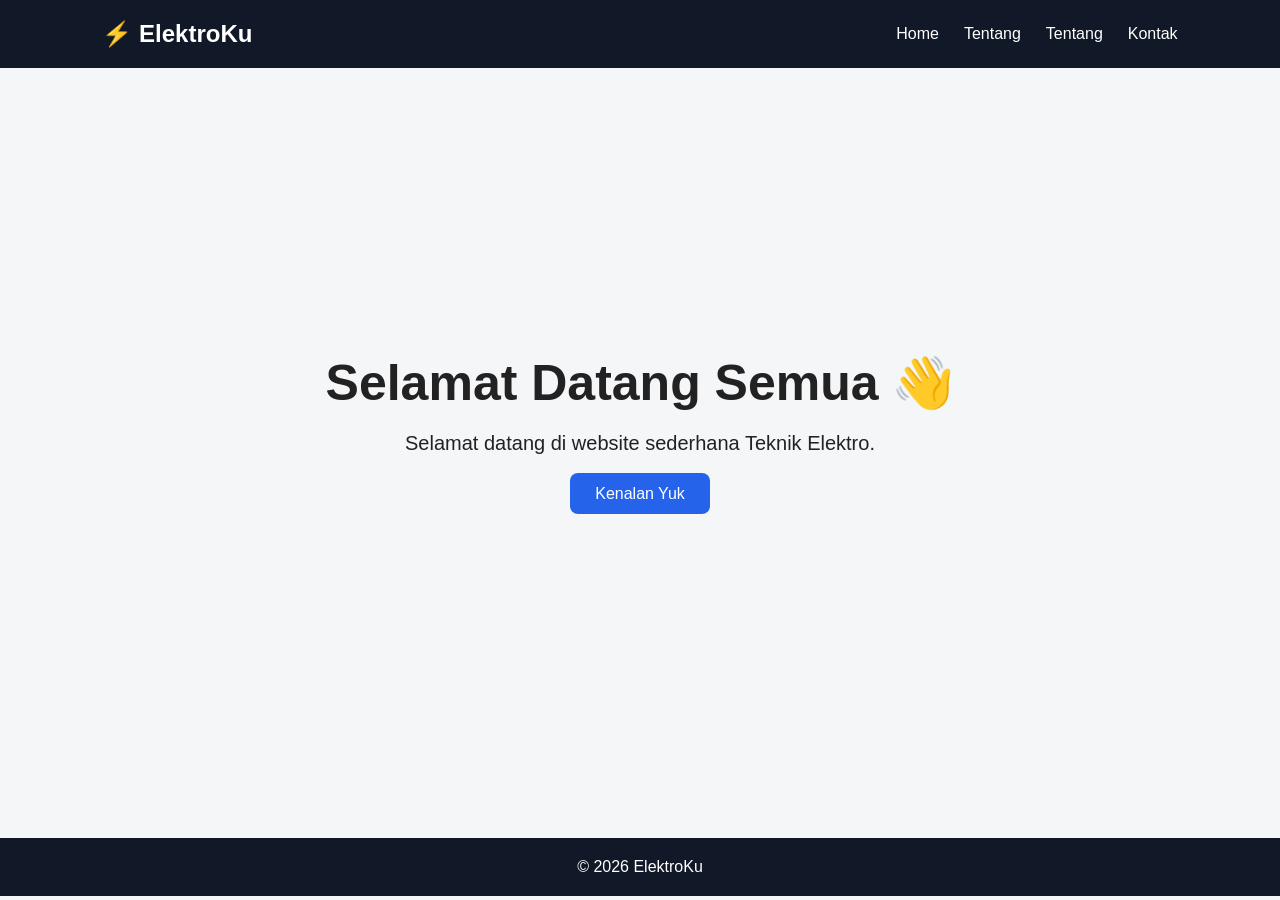
<file: index.html>
<!DOCTYPE html>
<html lang="id">

<head>
    <meta charset="UTF-8">
    <meta name="viewport" content="width=device-width, initial-scale=1.0">
    <title>Home - Teknik Elektro</title>

    <!-- Menghubungkan HTML dengan CSS -->
    <link rel="stylesheet" href="style.css">
</head>

<body>

    <!-- MENU -->
    <nav>
        <h2>⚡ ElektroKu</h2>

        <div class="menu">
            <a href="index.html">Home</a>
            <a href="tentang.html">Tentang</a>
	<a href="tentang.html">Tentang</a>
            <a href="kontak.html">Kontak</a>
        </div>
    </nav>

    <!-- ISI HOME -->
    <section class="hero">

        <div>
            <h1>Selamat Datang Semua 👋</h1>

            <p>
                Selamat datang di website sederhana
                Teknik Elektro.
            </p>

            <a href="tentang.html" class="tombol">
                Kenalan Yuk
            </a>
        </div>

    </section>

    <!-- FOOTER -->
    <footer>
        <p>© 2026 ElektroKu</p>
    </footer>

</body>
</html>
</file>
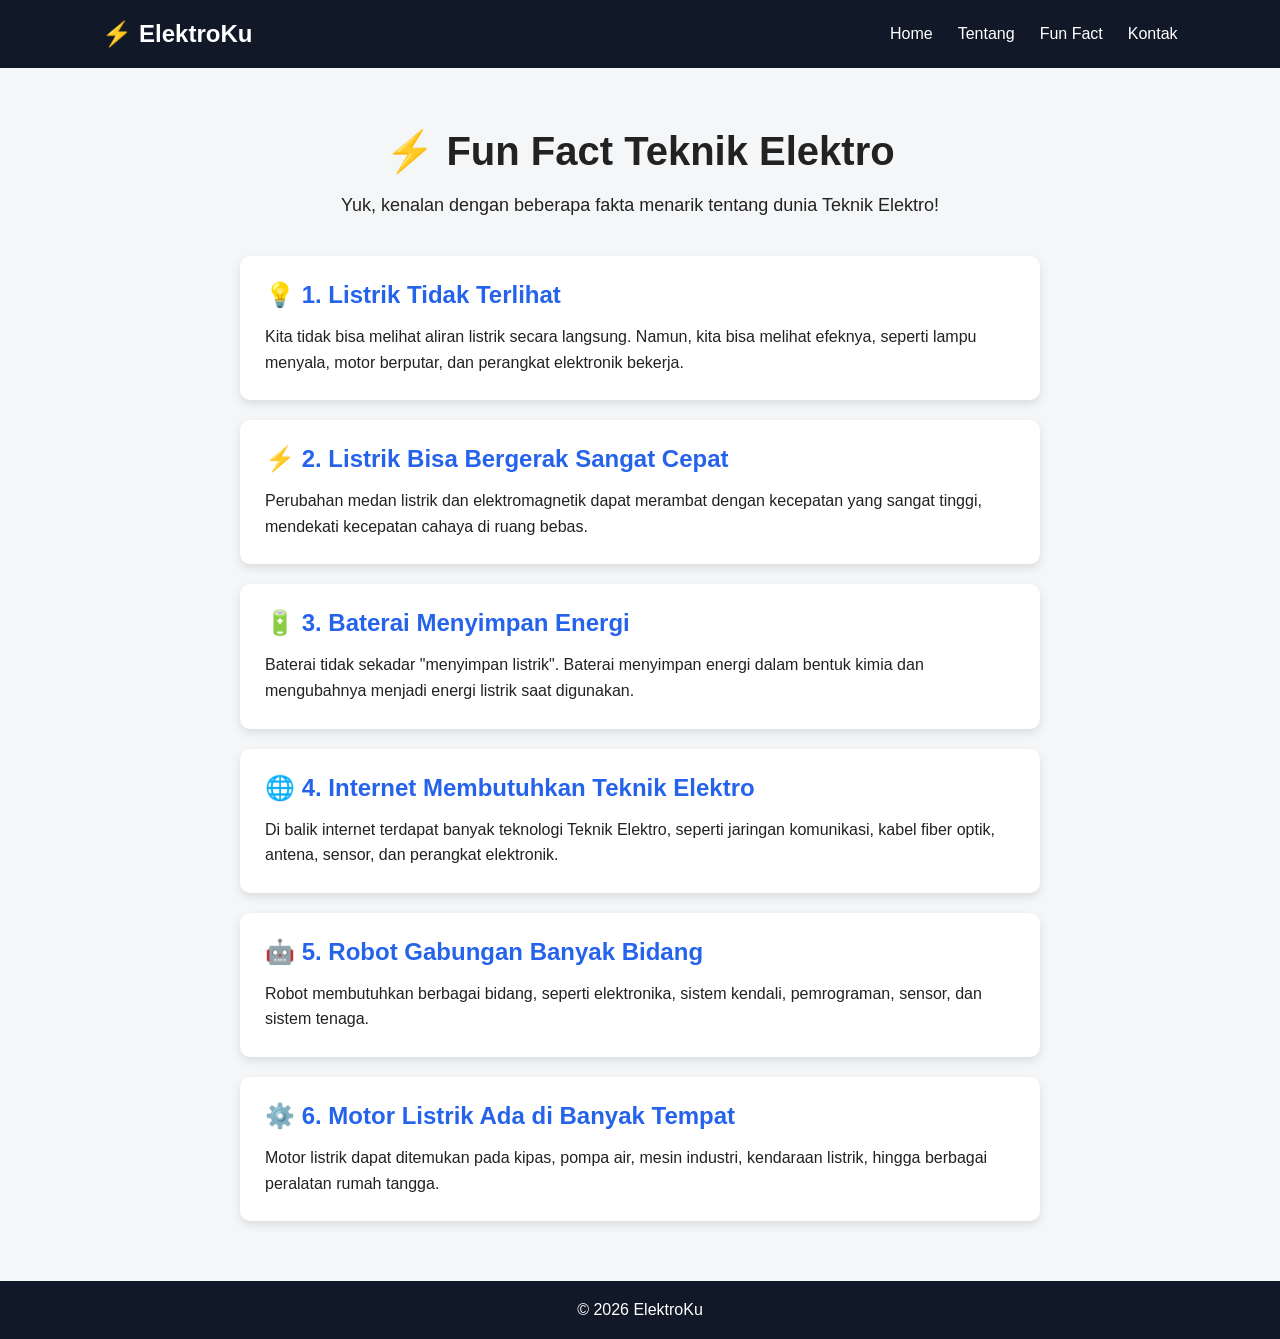
<file: funfact.html>
<!DOCTYPE html>
<html lang="id">

<head>
    <meta charset="UTF-8">
    <meta name="viewport" content="width=device-width, initial-scale=1.0">

    <title>Fun Fact - Teknik Elektro</title>

    <link rel="stylesheet" href="style.css">
</head>

<body>

    <!-- MENU -->
    <nav>
        <h2>⚡ ElektroKu</h2>

        <div class="menu">
            <a href="index.html">Home</a>
            <a href="tentang.html">Tentang</a>
            <a href="funfact.html">Fun Fact</a>
            <a href="kontak.html">Kontak</a>
        </div>
    </nav>


    <!-- JUDUL -->
    <section class="container">

        <h1>⚡ Fun Fact Teknik Elektro</h1>

        <p>
            Yuk, kenalan dengan beberapa fakta menarik
            tentang dunia Teknik Elektro!
        </p>


        <!-- FUN FACT 1 -->
        <div class="funfact">

            <h2>💡 1. Listrik Tidak Terlihat</h2>

            <p>
                Kita tidak bisa melihat aliran listrik secara langsung.
                Namun, kita bisa melihat efeknya, seperti lampu menyala,
                motor berputar, dan perangkat elektronik bekerja.
            </p>

        </div>


        <!-- FUN FACT 2 -->
        <div class="funfact">

            <h2>⚡ 2. Listrik Bisa Bergerak Sangat Cepat</h2>

            <p>
                Perubahan medan listrik dan elektromagnetik dapat
                merambat dengan kecepatan yang sangat tinggi,
                mendekati kecepatan cahaya di ruang bebas.
            </p>

        </div>


        <!-- FUN FACT 3 -->
        <div class="funfact">

            <h2>🔋 3. Baterai Menyimpan Energi</h2>

            <p>
                Baterai tidak sekadar "menyimpan listrik".
                Baterai menyimpan energi dalam bentuk kimia
                dan mengubahnya menjadi energi listrik saat digunakan.
            </p>

        </div>


        <!-- FUN FACT 4 -->
        <div class="funfact">

            <h2>🌐 4. Internet Membutuhkan Teknik Elektro</h2>

            <p>
                Di balik internet terdapat banyak teknologi
                Teknik Elektro, seperti jaringan komunikasi,
                kabel fiber optik, antena, sensor, dan perangkat
                elektronik.
            </p>

        </div>


        <!-- FUN FACT 5 -->
        <div class="funfact">

            <h2>🤖 5. Robot Gabungan Banyak Bidang</h2>

            <p>
                Robot membutuhkan berbagai bidang, seperti
                elektronika, sistem kendali, pemrograman,
                sensor, dan sistem tenaga.
            </p>

        </div>


        <!-- FUN FACT 6 -->
        <div class="funfact">

            <h2>⚙️ 6. Motor Listrik Ada di Banyak Tempat</h2>

            <p>
                Motor listrik dapat ditemukan pada kipas,
                pompa air, mesin industri, kendaraan listrik,
                hingga berbagai peralatan rumah tangga.
            </p>

        </div>

    </section>


    <!-- FOOTER -->
    <footer>
        <p>© 2026 ElektroKu</p>
    </footer>

</body>
</html>
</file>
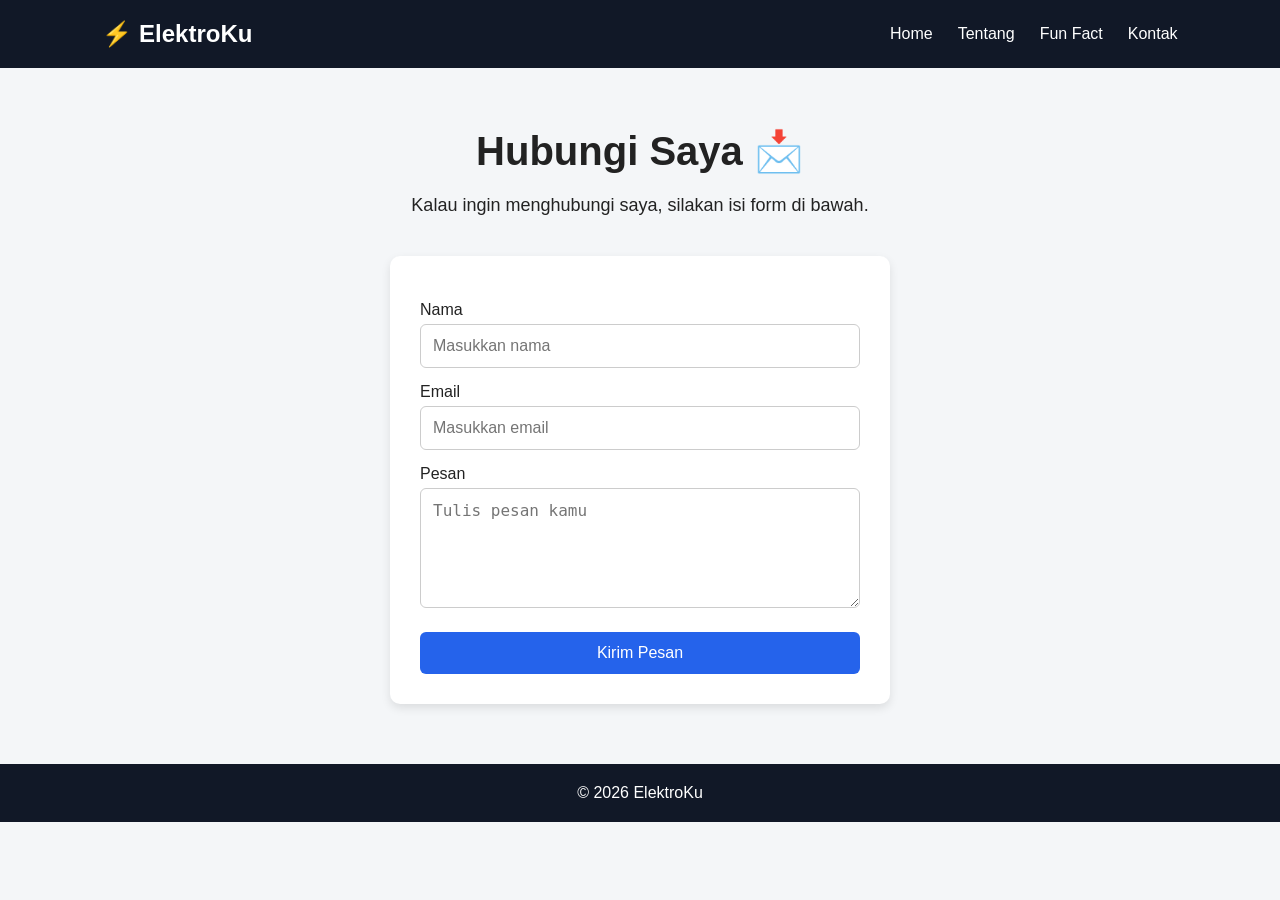
<file: kontak.html>
<!DOCTYPE html>
<html lang="id">

<head>
    <meta charset="UTF-8">
    <meta name="viewport" content="width=device-width, initial-scale=1.0">

    <title>Kontak - Teknik Elektro</title>

    <link rel="stylesheet" href="style.css">
</head>

<body>

    <!-- MENU -->
    <nav>
        <h2>⚡ ElektroKu</h2>

        <div class="menu">
            <a href="index.html">Home</a>
            <a href="tentang.html">Tentang</a>
	<a href="funfact.html">Fun Fact</a>
            <a href="kontak.html">Kontak</a>
        </div>
    </nav>

    <!-- ISI -->
    <section class="container">

        <h1>Hubungi Saya 📩</h1>

        <p>
            Kalau ingin menghubungi saya,
            silakan isi form di bawah.
        </p>

<form action="https://formspree.io/f/mrpgdrvg" method="POST">

    <label>Nama</label>
    <input
        type="text"
        name="nama"
        placeholder="Masukkan nama"
        required
    >

    <label>Email</label>
    <input
        type="email"
        name="email"
        placeholder="Masukkan email"
        required
    >

    <label>Pesan</label>
    <textarea
        name="pesan"
        placeholder="Tulis pesan kamu"
        required
    ></textarea>

    <button type="submit">
        Kirim Pesan
    </button>

</form>

    </section>

    <footer>
        <p>© 2026 ElektroKu</p>
    </footer>

</body>
</html>
</file>
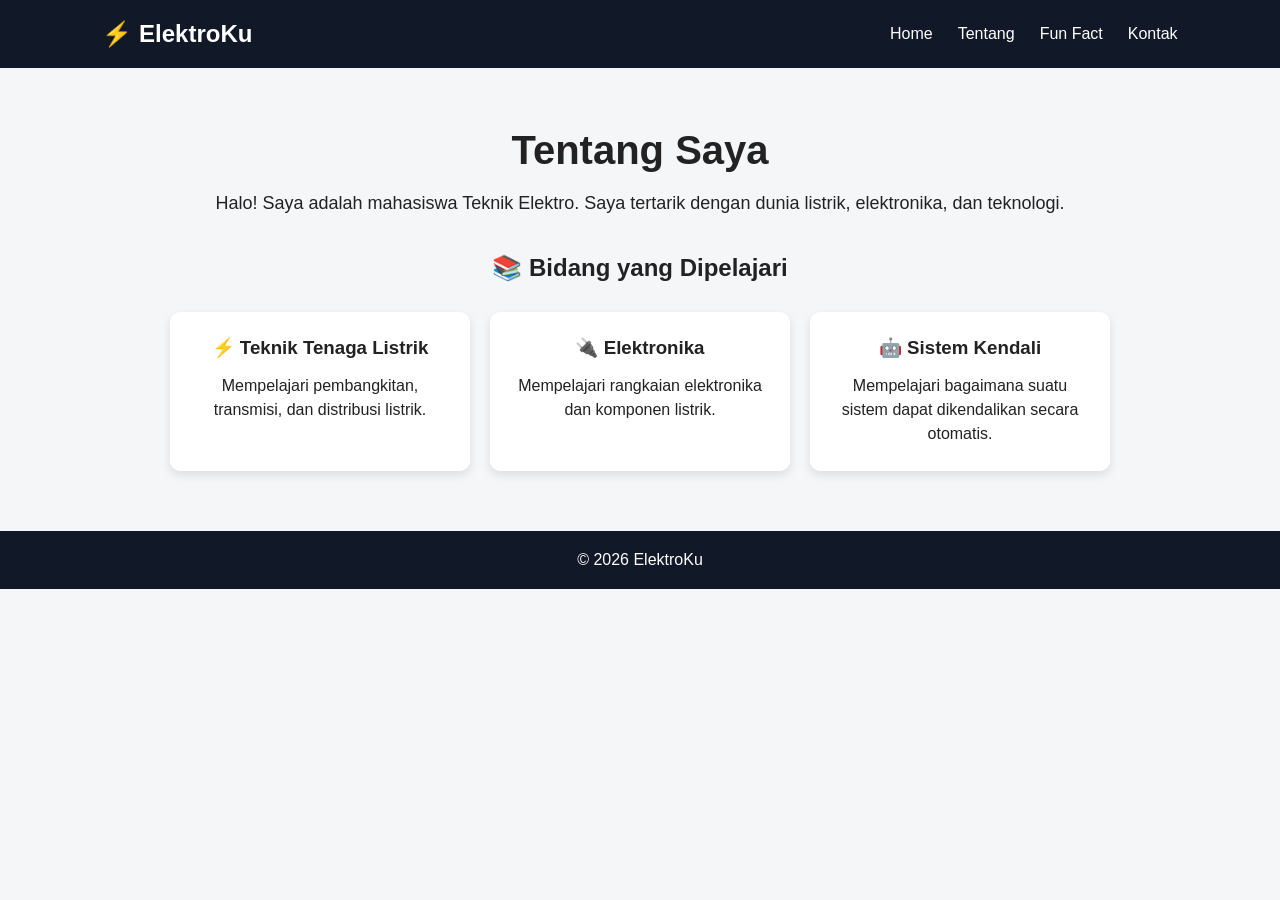
<file: tentang.html>
<!DOCTYPE html>
<html lang="id">

<head>
    <meta charset="UTF-8">
    <meta name="viewport" content="width=device-width, initial-scale=1.0">

    <title>Tentang - Teknik Elektro</title>

    <link rel="stylesheet" href="style.css">
</head>

<body>

    <!-- MENU -->
    <nav>
        <h2>⚡ ElektroKu</h2>

        <div class="menu">
            <a href="index.html">Home</a>
            <a href="tentang.html">Tentang</a>
	<a href="funfact.html">Fun Fact</a>
            <a href="kontak.html">Kontak</a>
        </div>
    </nav>

    <!-- ISI -->
    <section class="container">

        <h1>Tentang Saya</h1>

        <p>
            Halo! Saya adalah mahasiswa Teknik Elektro.
            Saya tertarik dengan dunia listrik,
            elektronika, dan teknologi.
        </p>

        <h2>📚 Bidang yang Dipelajari</h2>

        <div class="card-container">

            <div class="card">
                <h3>⚡ Teknik Tenaga Listrik </h3>
                <p>
                    Mempelajari pembangkitan,
                    transmisi, dan distribusi listrik.
                </p>
            </div>

            <div class="card">
                <h3>🔌 Elektronika</h3>
                <p>
                    Mempelajari rangkaian elektronika
                    dan komponen listrik.
                </p>
            </div>

            <div class="card">
                <h3>🤖 Sistem Kendali</h3>
                <p>
                    Mempelajari bagaimana suatu sistem
                    dapat dikendalikan secara otomatis.
                </p>
            </div>

        </div>

    </section>

    <footer>
        <p>© 2026 ElektroKu</p>
    </footer>

</body>
</html>
</file>
<file: style.css>
/* =========================
   SEMUA HALAMAN
========================= */

* {
    margin: 0;
    padding: 0;
    box-sizing: border-box;
}

body {
    font-family: Arial, sans-serif;
    background-color: #f4f6f8;
    color: #222;
}


/* =========================
   NAVBAR
========================= */

nav {
    background-color: #111827;
    color: white;

    padding: 20px 8%;

    display: flex;
    justify-content: space-between;
    align-items: center;
}

nav h2 {
    font-size: 24px;
}

.menu {
    display: flex;
    gap: 25px;
}

.menu a {
    color: white;
    text-decoration: none;
}

.menu a:hover {
    color: #38bdf8;
}


/* =========================
   HOME
========================= */

.hero {
    min-height: 80vh;

    display: flex;
    justify-content: center;
    align-items: center;

    text-align: center;
}

.hero h1 {
    font-size: 50px;
    margin-bottom: 20px;
}

.hero p {
    font-size: 20px;
    margin-bottom: 30px;
}

.tombol {
    background-color: #2563eb;
    color: white;

    padding: 12px 25px;

    text-decoration: none;

    border-radius: 8px;
}

.tombol:hover {
    background-color: #1d4ed8;
}


/* =========================
   HALAMAN TENTANG & KONTAK
========================= */

.container {
    width: 80%;
    max-width: 1000px;

    margin: 60px auto;

    text-align: center;
}

.container h1 {
    font-size: 40px;
    margin-bottom: 20px;
}

.container > p {
    font-size: 18px;
    margin-bottom: 40px;
}


/* =========================
   CARD
========================= */

.card-container {
    display: flex;
    gap: 20px;
    justify-content: center;

    margin-top: 30px;
}

.card {
    background-color: white;

    padding: 25px;

    border-radius: 10px;

    width: 30%;

    box-shadow: 0 4px 10px rgba(0, 0, 0, 0.1);
}

.card h3 {
    margin-bottom: 15px;
}

.card p {
    line-height: 1.5;
}


/* =========================
   FORM
========================= */

form {
    background-color: white;

    max-width: 500px;

    margin: auto;

    padding: 30px;

    border-radius: 10px;

    text-align: left;

    box-shadow: 0 4px 10px rgba(0, 0, 0, 0.1);
}

form label {
    display: block;

    margin-top: 15px;
    margin-bottom: 5px;
}

form input,
form textarea {
    width: 100%;

    padding: 12px;

    border: 1px solid #ccc;

    border-radius: 6px;

    font-size: 16px;
}

form textarea {
    height: 120px;
}

form button {
    margin-top: 20px;

    width: 100%;

    padding: 12px;

    background-color: #2563eb;

    color: white;

    border: none;

    border-radius: 6px;

    font-size: 16px;

    cursor: pointer;
}

form button:hover {
    background-color: #1d4ed8;
}


/* =========================
   FOOTER
========================= */

footer {
    background-color: #111827;

    color: white;

    text-align: center;

    padding: 20px;

    margin-top: 50px;
}
/* =========================
   FUN FACT
========================= */

.funfact {
    background-color: white;

    padding: 25px;

    margin: 20px auto;

    max-width: 800px;

    border-radius: 10px;

    text-align: left;

    box-shadow: 0 4px 10px rgba(0, 0, 0, 0.1);
}

.funfact h2 {
    margin-bottom: 15px;

    color: #2563eb;
}

.funfact p {
    line-height: 1.6;
}
</file>
